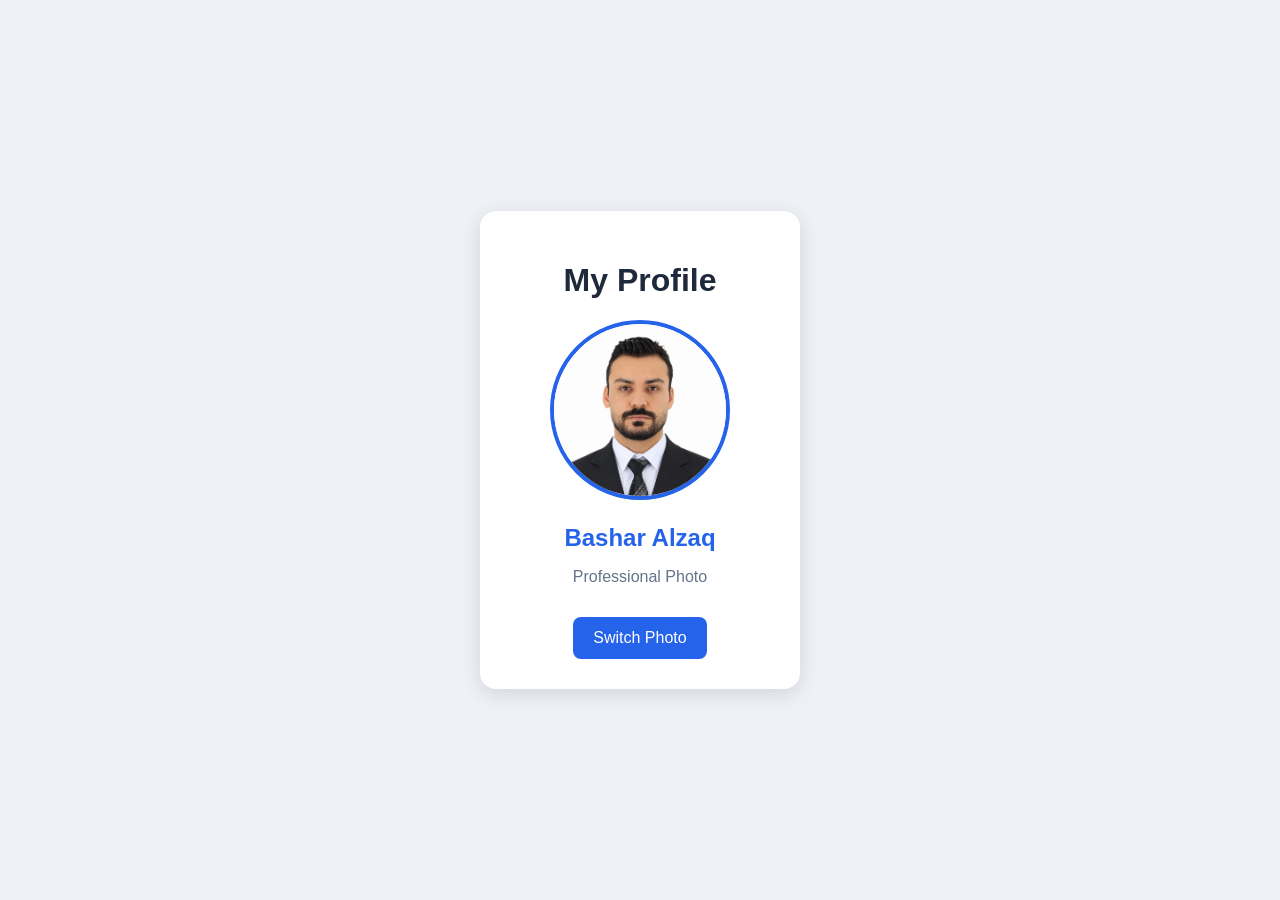
<file: bounce01/index.html>
<!DOCTYPE html>
<html lang="en">
<head>
    <meta charset="UTF-8">
    <meta name="viewport" content="width=device-width, initial-scale=1.0">
    <title>Bashar Alzaq - Interactive Avatar</title>
    <link rel="stylesheet" href="style.css">
    <script src="script.js" defer></script>
</head>
<body>

    <main class="profile-card">
        <h1>My Profile</h1>

        <img
            id="profile-photo"
            src="assets/profile-professional.jpg"
            alt="Bashar Alzaq's professional profile photo"
        >

        <h2>Bashar Alzaq</h2>
        <p id="photo-description">Professional Photo</p>

        <button id="switch-photo" type="button">
            Switch Photo
        </button>
    </main>

</body>
</html>
</file>
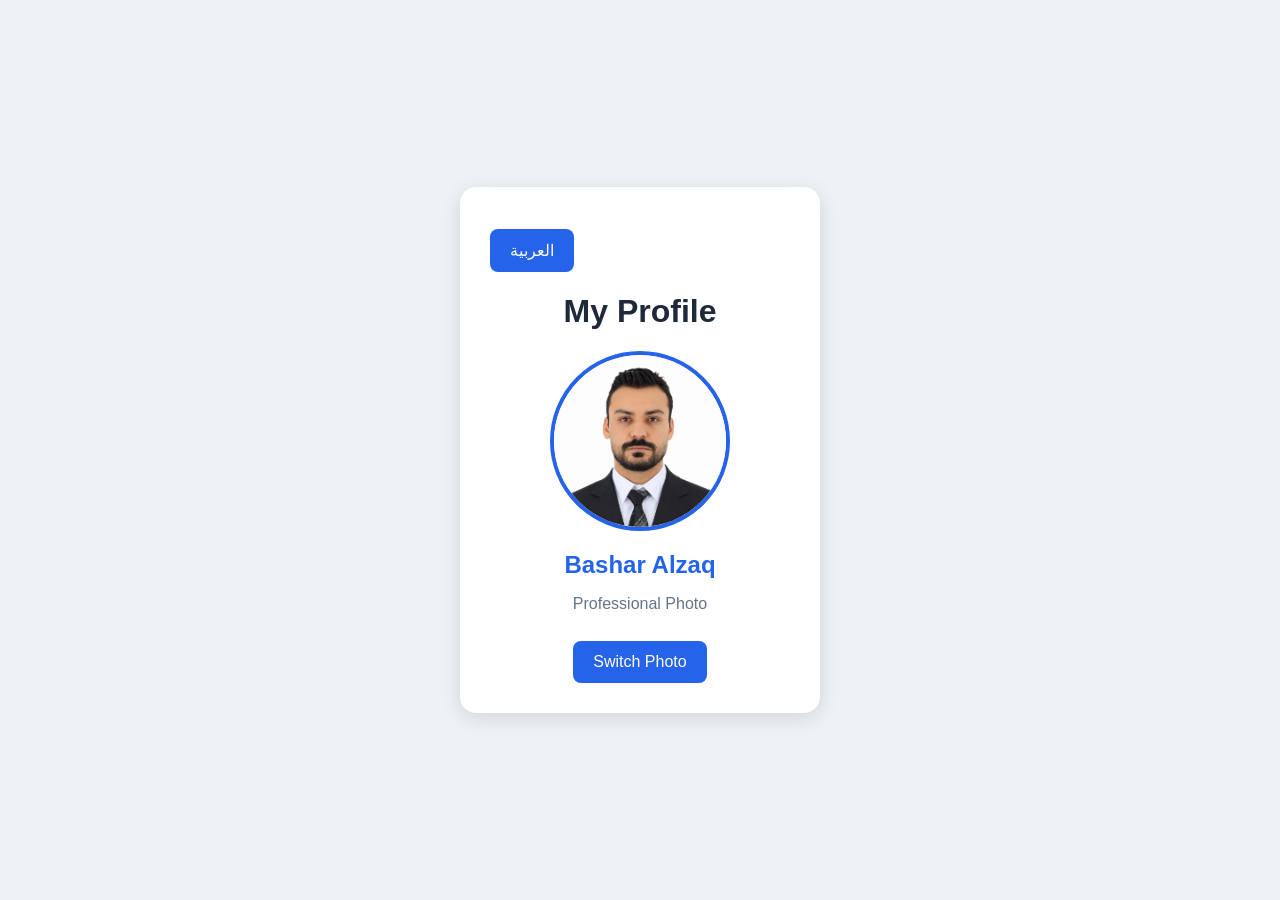
<file: bounce02/index.html>
<!DOCTYPE html>
<html lang="en" dir="ltr">
<head>
    <meta charset="UTF-8">
    <meta name="viewport" content="width=device-width, initial-scale=1.0">
    <title>Bashar Alzaq - My Profile</title>
    <link rel="stylesheet" href="style.css">
    <script src="script.js" defer></script>
</head>
<body>

    <main class="profile-card">

        <div class="top-controls">
            <button id="language-button" type="button">
                العربية
            </button>
        </div>

        <h1 data-i18n="title">My Profile</h1>

        <img
            id="profile-photo"
            src="assets/profile-professional.jpg"
            alt="Bashar Alzaq's professional profile photo"
        >

        <h2 data-i18n="name">Bashar Alzaq</h2>

        <p id="photo-description" data-i18n="professional">
            Professional Photo
        </p>

        <button id="switch-photo" type="button" data-i18n="switchPhoto">
            Switch Photo
        </button>

    </main>

</body>
</html>
</file>
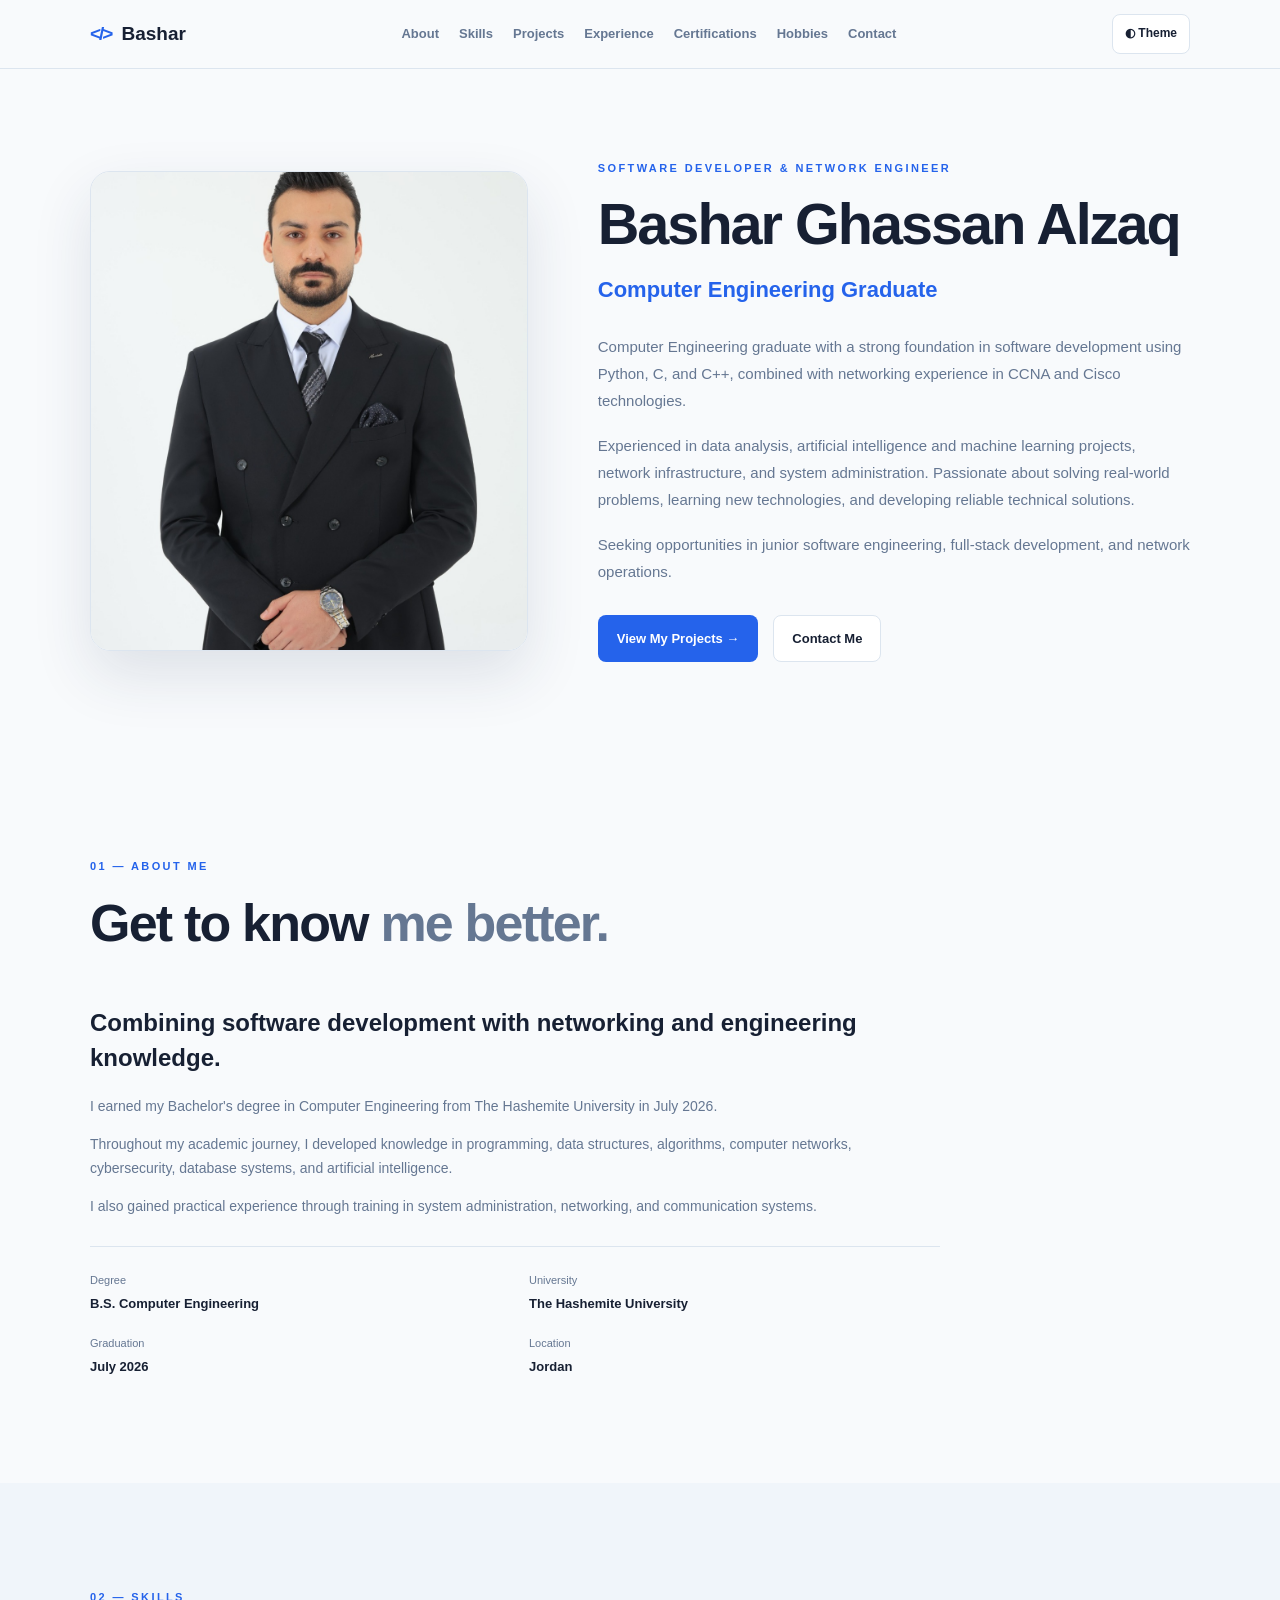
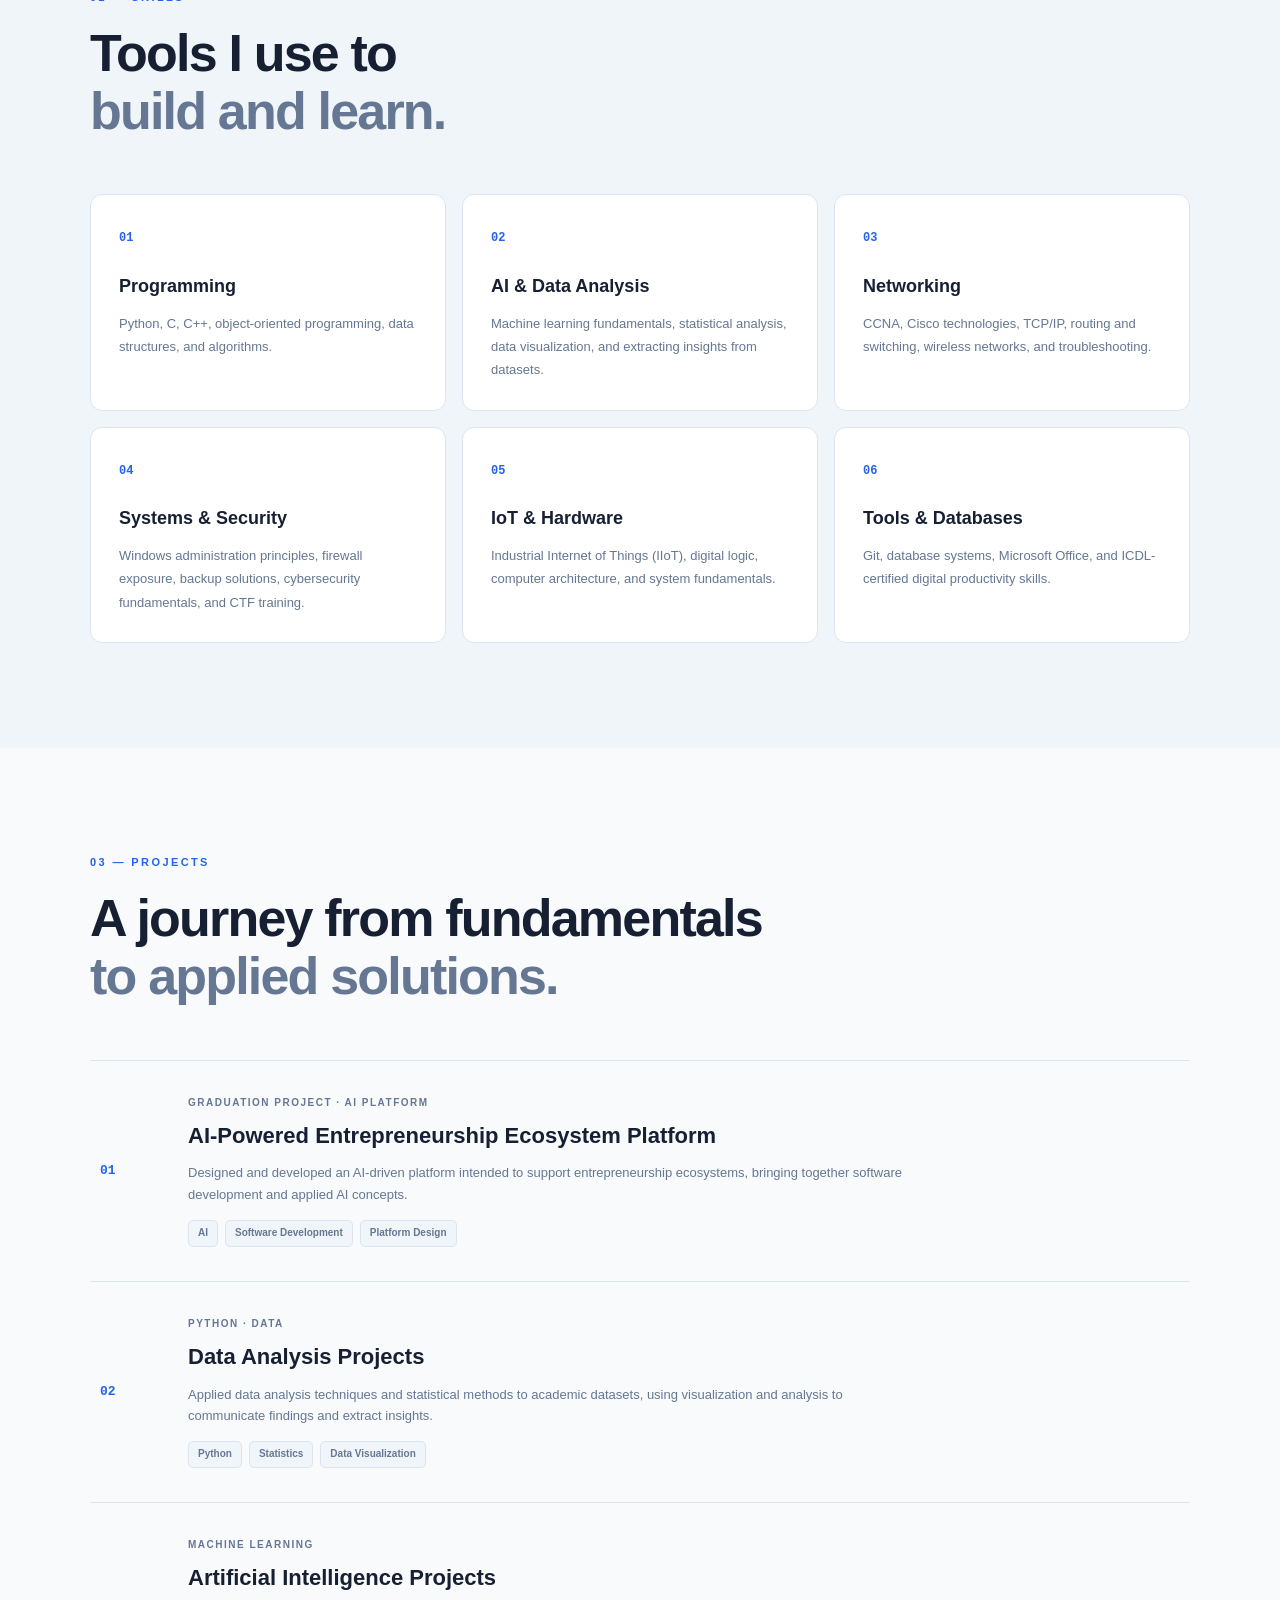
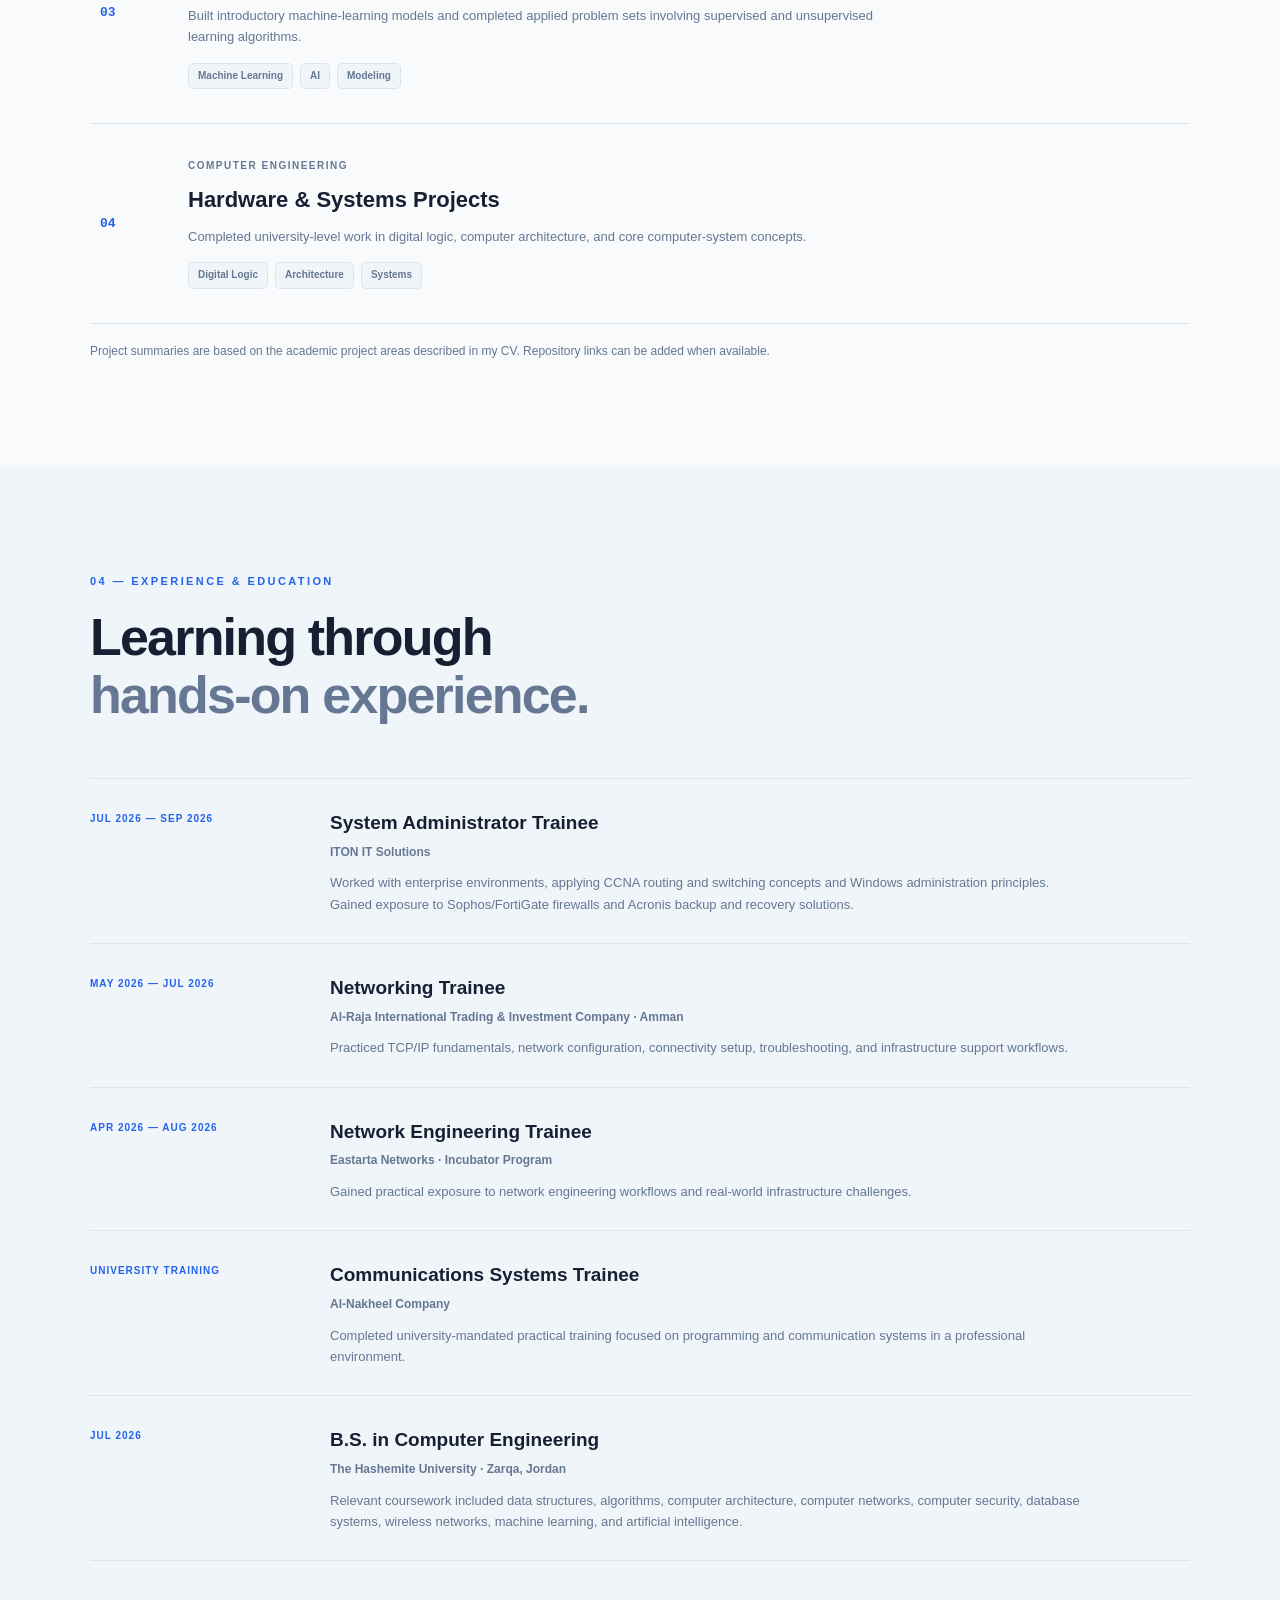
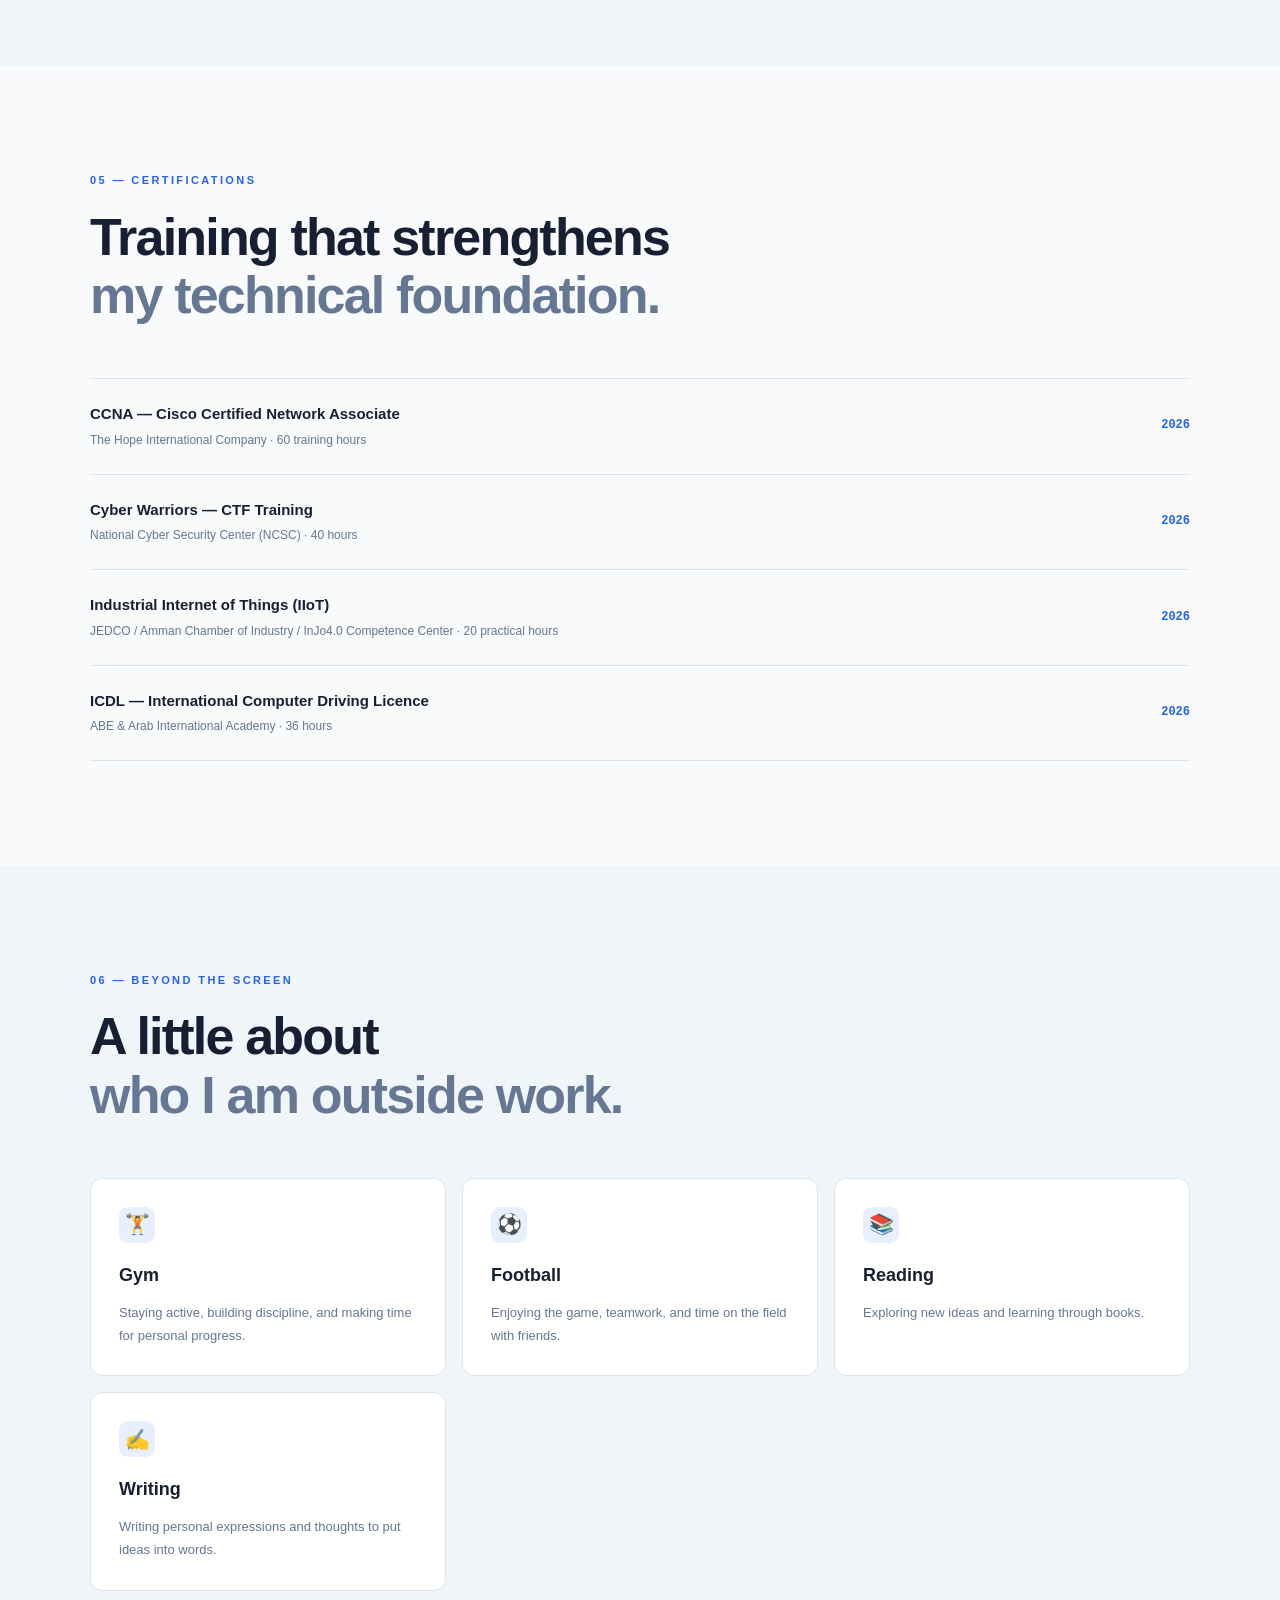
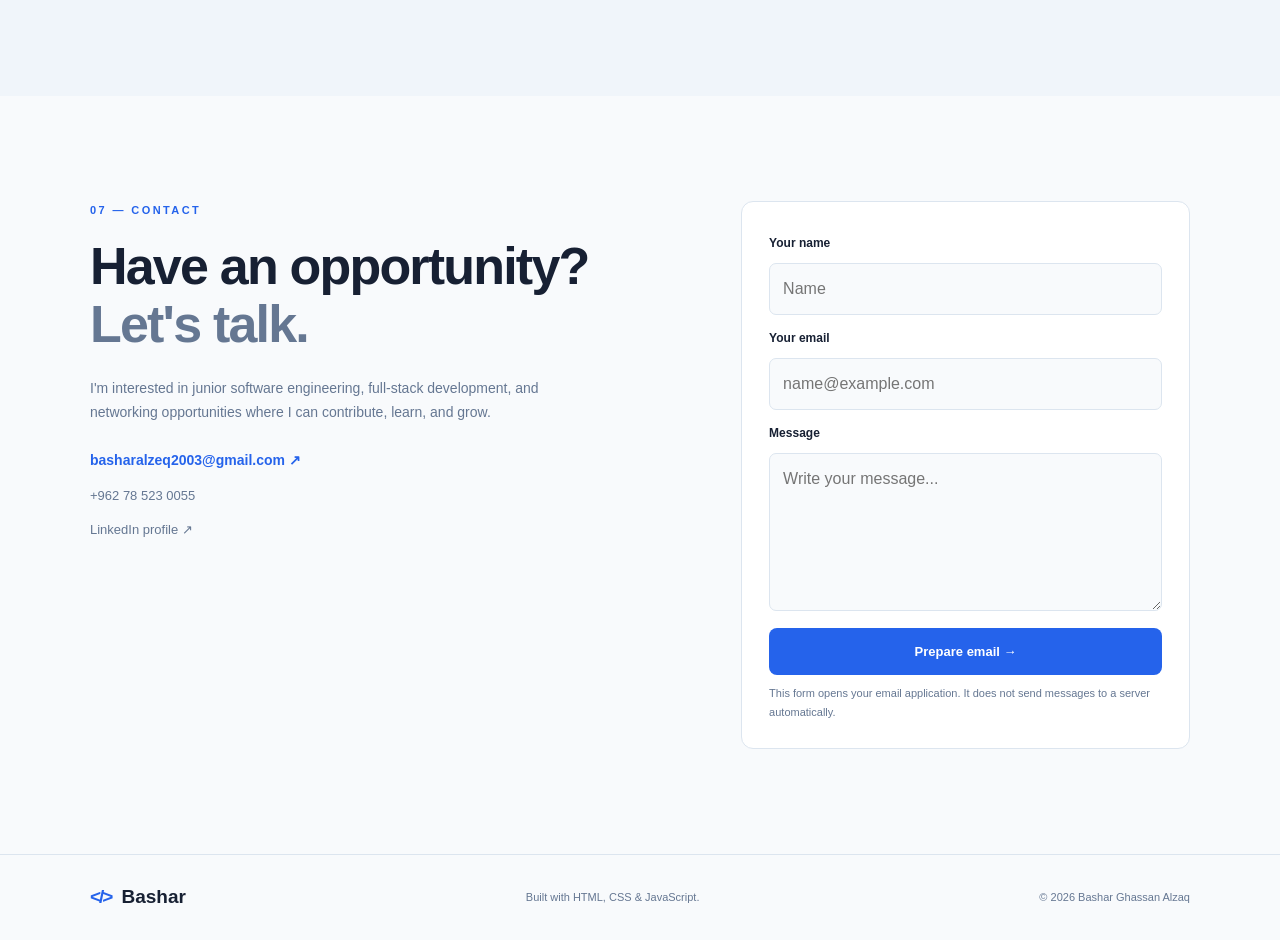
<file: ex00/index.html>
<!DOCTYPE html>
<html lang="en">
<head>
    <meta charset="UTF-8">
    <meta name="viewport" content="width=device-width, initial-scale=1.0">
    <meta name="description" content="Portfolio of Bashar Ghassan Alzaq, Computer Engineering graduate focused on software development, networking, AI, and cybersecurity.">

    <title>Bashar Ghassan Alzaq | Portfolio</title>

    <link rel="stylesheet" href="style.css">
    <script src="script.js" defer></script>
</head>
<body>

    <header class="site-header">
        <nav class="nav container" aria-label="Main navigation">
            <a class="brand" href="#home">
                <span class="brand-mark">&lt;/&gt;</span> Bashar
            </a>

            <div class="nav-links">
                <a href="#about">About</a>
                <a href="#skills">Skills</a>
                <a href="#projects">Projects</a>
                <a href="#experience">Experience</a>
                <a href="#certifications">Certifications</a>
                <a href="#hobbies">Hobbies</a>
                <a href="#contact">Contact</a>
            </div>

            <button class="theme-toggle" id="theme-toggle" type="button" aria-pressed="false">
                ◐ Theme
            </button>
        </nav>
    </header>

    <main>

        <!-- Home: Photo, Name, and Professional Summary -->
        <section class="hero" id="home">
            <div class="container hero-grid">

                <div class="hero-photo">
                    <img src="assets/profile.jpg" alt="Portrait of Bashar Ghassan Alzaq">
                </div>

                <div class="hero-copy">
                    <p class="eyebrow">
                        SOFTWARE DEVELOPER &amp; NETWORK ENGINEER
                    </p>

                    <h1>Bashar Ghassan Alzaq</h1>

                    <h2 class="hero-role">
                        Computer Engineering Graduate
                    </h2>

                    <p class="hero-description">
                        Computer Engineering graduate with a strong
                        foundation in software development using Python,
                        C, and C++, combined with networking experience
                        in CCNA and Cisco technologies.
                    </p>

                    <p class="hero-description">
                        Experienced in data analysis, artificial
                        intelligence and machine learning projects,
                        network infrastructure, and system administration.
                        Passionate about solving real-world problems,
                        learning new technologies, and developing
                        reliable technical solutions.
                    </p>

                    <p class="hero-description">
                        Seeking opportunities in junior software
                        engineering, full-stack development, and
                        network operations.
                    </p>

                    <div class="hero-actions">
                        <a href="#projects" class="button button-primary">
                            View My Projects →
                        </a>

                        <a href="#contact" class="button button-secondary">
                            Contact Me
                        </a>
                    </div>
                </div>

            </div>
        </section>

        <!-- About Me -->
        <section class="section about-section" id="about">
            <div class="container">

                <p class="eyebrow section-eyebrow">01 — ABOUT ME</p>

                <h2 class="section-heading">
                    Get to know <span>me better.</span>
                </h2>

                <div class="about-copy">
                    <h3>
                        Combining software development with networking
                        and engineering knowledge.
                    </h3>

                    <p>
                        I earned my Bachelor's degree in Computer
                        Engineering from The Hashemite University
                        in July 2026.
                    </p>

                    <p>
                        Throughout my academic journey, I developed
                        knowledge in programming, data structures,
                        algorithms, computer networks, cybersecurity,
                        database systems, and artificial intelligence.
                    </p>

                    <p>
                        I also gained practical experience through
                        training in system administration, networking,
                        and communication systems.
                    </p>

                    <div class="about-facts">
                        <div>
                            <span>Degree</span>
                            <strong>B.S. Computer Engineering</strong>
                        </div>

                        <div>
                            <span>University</span>
                            <strong>The Hashemite University</strong>
                        </div>

                        <div>
                            <span>Graduation</span>
                            <strong>July 2026</strong>
                        </div>

                        <div>
                            <span>Location</span>
                            <strong>Jordan</strong>
                        </div>
                    </div>
                </div>

            </div>
        </section>

        <!-- Skills -->
        <section class="section skills-section" id="skills">
            <div class="container">

                <p class="eyebrow section-eyebrow">02 — SKILLS</p>

                <h2 class="section-heading">
                    Tools I use to<br>
                    <span>build and learn.</span>
                </h2>

                <div class="card-grid">

                    <article class="info-card">
                        <span class="card-number">01</span>
                        <h3>Programming</h3>
                        <p>
                            Python, C, C++, object-oriented programming,
                            data structures, and algorithms.
                        </p>
                    </article>

                    <article class="info-card">
                        <span class="card-number">02</span>
                        <h3>AI &amp; Data Analysis</h3>
                        <p>
                            Machine learning fundamentals, statistical
                            analysis, data visualization, and extracting
                            insights from datasets.
                        </p>
                    </article>

                    <article class="info-card">
                        <span class="card-number">03</span>
                        <h3>Networking</h3>
                        <p>
                            CCNA, Cisco technologies, TCP/IP, routing
                            and switching, wireless networks, and
                            troubleshooting.
                        </p>
                    </article>

                    <article class="info-card">
                        <span class="card-number">04</span>
                        <h3>Systems &amp; Security</h3>
                        <p>
                            Windows administration principles, firewall
                            exposure, backup solutions, cybersecurity
                            fundamentals, and CTF training.
                        </p>
                    </article>

                    <article class="info-card">
                        <span class="card-number">05</span>
                        <h3>IoT &amp; Hardware</h3>
                        <p>
                            Industrial Internet of Things (IIoT),
                            digital logic, computer architecture,
                            and system fundamentals.
                        </p>
                    </article>

                    <article class="info-card">
                        <span class="card-number">06</span>
                        <h3>Tools &amp; Databases</h3>
                        <p>
                            Git, database systems, Microsoft Office,
                            and ICDL-certified digital productivity skills.
                        </p>
                    </article>

                </div>
            </div>
        </section>

        <!-- Projects -->
        <section class="section projects-section" id="projects">
            <div class="container">

                <p class="eyebrow section-eyebrow">03 — PROJECTS</p>

                <h2 class="section-heading">
                    A journey from fundamentals<br>
                    <span>to applied solutions.</span>
                </h2>

                <div class="project-list">

                    <article class="project-row">
                        <span class="project-index">01</span>

                        <div class="project-content">
                            <p class="project-type">
                                GRADUATION PROJECT · AI PLATFORM
                            </p>

                            <h3>
                                AI-Powered Entrepreneurship Ecosystem Platform
                            </h3>

                            <p>
                                Designed and developed an AI-driven
                                platform intended to support
                                entrepreneurship ecosystems, bringing
                                together software development and
                                applied AI concepts.
                            </p>

                            <div class="tags">
                                <span>AI</span>
                                <span>Software Development</span>
                                <span>Platform Design</span>
                            </div>
                        </div>
                    </article>

                    <article class="project-row">
                        <span class="project-index">02</span>

                        <div class="project-content">
                            <p class="project-type">PYTHON · DATA</p>

                            <h3>Data Analysis Projects</h3>

                            <p>
                                Applied data analysis techniques and
                                statistical methods to academic datasets,
                                using visualization and analysis to
                                communicate findings and extract insights.
                            </p>

                            <div class="tags">
                                <span>Python</span>
                                <span>Statistics</span>
                                <span>Data Visualization</span>
                            </div>
                        </div>
                    </article>

                    <article class="project-row">
                        <span class="project-index">03</span>

                        <div class="project-content">
                            <p class="project-type">MACHINE LEARNING</p>

                            <h3>Artificial Intelligence Projects</h3>

                            <p>
                                Built introductory machine-learning models
                                and completed applied problem sets involving
                                supervised and unsupervised learning
                                algorithms.
                            </p>

                            <div class="tags">
                                <span>Machine Learning</span>
                                <span>AI</span>
                                <span>Modeling</span>
                            </div>
                        </div>
                    </article>

                    <article class="project-row">
                        <span class="project-index">04</span>

                        <div class="project-content">
                            <p class="project-type">COMPUTER ENGINEERING</p>

                            <h3>Hardware &amp; Systems Projects</h3>

                            <p>
                                Completed university-level work in
                                digital logic, computer architecture,
                                and core computer-system concepts.
                            </p>

                            <div class="tags">
                                <span>Digital Logic</span>
                                <span>Architecture</span>
                                <span>Systems</span>
                            </div>
                        </div>
                    </article>

                </div>

                <p class="section-note">
                    Project summaries are based on the academic project
                    areas described in my CV. Repository links can be
                    added when available.
                </p>
            </div>
        </section>

        <!-- Experience and Education -->
        <section class="section experience-section" id="experience">
            <div class="container">

                <p class="eyebrow section-eyebrow">
                    04 — EXPERIENCE &amp; EDUCATION
                </p>

                <h2 class="section-heading">
                    Learning through<br>
                    <span>hands-on experience.</span>
                </h2>

                <div class="timeline">

                    <article class="timeline-item">
                        <div class="timeline-date">JUL 2026 — SEP 2026</div>
                        <div class="timeline-body">
                            <h3>System Administrator Trainee</h3>
                            <p class="timeline-company">ITON IT Solutions</p>
                            <p>
                                Worked with enterprise environments,
                                applying CCNA routing and switching
                                concepts and Windows administration
                                principles. Gained exposure to
                                Sophos/FortiGate firewalls and Acronis
                                backup and recovery solutions.
                            </p>
                        </div>
                    </article>

                    <article class="timeline-item">
                        <div class="timeline-date">MAY 2026 — JUL 2026</div>
                        <div class="timeline-body">
                            <h3>Networking Trainee</h3>
                            <p class="timeline-company">
                                Al-Raja International Trading &amp;
                                Investment Company · Amman
                            </p>
                            <p>
                                Practiced TCP/IP fundamentals, network
                                configuration, connectivity setup,
                                troubleshooting, and infrastructure
                                support workflows.
                            </p>
                        </div>
                    </article>

                    <article class="timeline-item">
                        <div class="timeline-date">APR 2026 — AUG 2026</div>
                        <div class="timeline-body">
                            <h3>Network Engineering Trainee</h3>
                            <p class="timeline-company">
                                Eastarta Networks · Incubator Program
                            </p>
                            <p>
                                Gained practical exposure to network
                                engineering workflows and real-world
                                infrastructure challenges.
                            </p>
                        </div>
                    </article>

                    <article class="timeline-item">
                        <div class="timeline-date">UNIVERSITY TRAINING</div>
                        <div class="timeline-body">
                            <h3>Communications Systems Trainee</h3>
                            <p class="timeline-company">Al-Nakheel Company</p>
                            <p>
                                Completed university-mandated practical
                                training focused on programming and
                                communication systems in a professional
                                environment.
                            </p>
                        </div>
                    </article>

                    <article class="timeline-item">
                        <div class="timeline-date">JUL 2026</div>
                        <div class="timeline-body">
                            <h3>B.S. in Computer Engineering</h3>
                            <p class="timeline-company">
                                The Hashemite University · Zarqa, Jordan
                            </p>
                            <p>
                                Relevant coursework included data
                                structures, algorithms, computer
                                architecture, computer networks,
                                computer security, database systems,
                                wireless networks, machine learning,
                                and artificial intelligence.
                            </p>
                        </div>
                    </article>

                </div>
            </div>
        </section>

        <!-- Certifications -->
        <section class="section certifications-section" id="certifications">
            <div class="container">

                <p class="eyebrow section-eyebrow">05 — CERTIFICATIONS</p>

                <h2 class="section-heading">
                    Training that strengthens<br>
                    <span>my technical foundation.</span>
                </h2>

                <div class="cert-list">

                    <div class="cert-item">
                        <div>
                            <h3>CCNA — Cisco Certified Network Associate</h3>
                            <p>The Hope International Company · 60 training hours</p>
                        </div>
                        <span>2026</span>
                    </div>

                    <div class="cert-item">
                        <div>
                            <h3>Cyber Warriors — CTF Training</h3>
                            <p>National Cyber Security Center (NCSC) · 40 hours</p>
                        </div>
                        <span>2026</span>
                    </div>

                    <div class="cert-item">
                        <div>
                            <h3>Industrial Internet of Things (IIoT)</h3>
                            <p>
                                JEDCO / Amman Chamber of Industry /
                                InJo4.0 Competence Center · 20 practical hours
                            </p>
                        </div>
                        <span>2026</span>
                    </div>

                    <div class="cert-item">
                        <div>
                            <h3>ICDL — International Computer Driving Licence</h3>
                            <p>ABE &amp; Arab International Academy · 36 hours</p>
                        </div>
                        <span>2026</span>
                    </div>

                </div>
            </div>
        </section>

        <!-- Hobbies -->
        <section class="section hobbies-section" id="hobbies">
            <div class="container">

                <p class="eyebrow section-eyebrow">06 — BEYOND THE SCREEN</p>

                <h2 class="section-heading">
                    A little about<br>
                    <span>who I am outside work.</span>
                </h2>

                <div class="card-grid">

                    <article class="info-card hobby-card">
                        <span class="hobby-icon">🏋️</span>
                        <h3>Gym</h3>
                        <p>
                            Staying active, building discipline,
                            and making time for personal progress.
                        </p>
                    </article>

                    <article class="info-card hobby-card">
                        <span class="hobby-icon">⚽</span>
                        <h3>Football</h3>
                        <p>
                            Enjoying the game, teamwork, and time
                            on the field with friends.
                        </p>
                    </article>

                    <article class="info-card hobby-card">
                        <span class="hobby-icon">📚</span>
                        <h3>Reading</h3>
                        <p>
                            Exploring new ideas and learning
                            through books.
                        </p>
                    </article>

                    <article class="info-card hobby-card">
                        <span class="hobby-icon">✍️</span>
                        <h3>Writing</h3>
                        <p>
                            Writing personal expressions and thoughts
                            to put ideas into words.
                        </p>
                    </article>

                </div>
            </div>
        </section>

        <!-- Contact -->
        <section class="section contact-section" id="contact">
            <div class="container contact-grid">

                <div class="contact-copy">
                    <p class="eyebrow section-eyebrow">07 — CONTACT</p>

                    <h2 class="section-heading">
                        Have an opportunity?<br>
                        <span>Let's talk.</span>
                    </h2>

                    <p>
                        I'm interested in junior software engineering,
                        full-stack development, and networking
                        opportunities where I can contribute, learn,
                        and grow.
                    </p>

                    <a class="contact-email" href="mailto:basharalzeq2003@gmail.com">
                        basharalzeq2003@gmail.com ↗
                    </a>

                    <a class="contact-detail" href="tel:+962785230055">
                        +962 78 523 0055
                    </a>

                    <a class="contact-detail"
                       href="https://linkedin.com/in/bashar-alzaq-4b4b6a38b"
                       target="_blank"
                       rel="noopener noreferrer">
                        LinkedIn profile ↗
                    </a>
                </div>

                <form class="contact-form" id="contact-form">

                    <label for="name">Your name</label>
                    <input type="text" id="name" name="name"
                           placeholder="Name" required>

                    <label for="email">Your email</label>
                    <input type="email" id="email" name="email"
                           placeholder="name@example.com" required>

                    <label for="message">Message</label>
                    <textarea id="message" name="message" rows="5"
                              placeholder="Write your message..." required></textarea>

                    <button class="button button-primary" type="submit">
                        Prepare email →
                    </button>

                    <p class="form-note" id="form-note" aria-live="polite">
                        This form opens your email application. It does
                        not send messages to a server automatically.
                    </p>

                </form>
            </div>
        </section>

    </main>

    <footer class="site-footer">
        <div class="container footer-inner">
            <a class="brand" href="#home">
                <span class="brand-mark">&lt;/&gt;</span> Bashar
            </a>

            <p>Built with HTML, CSS &amp; JavaScript.</p>

            <p>
                © <span id="current-year">2026</span>
                Bashar Ghassan Alzaq
            </p>
        </div>
    </footer>

</body>
</html>
</file>
<file: bounce01/style.css>
* {
    box-sizing: border-box;
}

body {
    margin: 0;
    min-height: 100vh;
    display: flex;
    justify-content: center;
    align-items: center;
    font-family: Arial, sans-serif;
    background-color: #eef2f7;
}

.profile-card {
    width: 320px;
    padding: 30px;
    text-align: center;
    background-color: white;
    border-radius: 16px;
    box-shadow: 0 5px 20px rgba(0, 0, 0, 0.12);
}

#profile-photo {
    width: 180px;
    height: 180px;
    object-fit: cover;
    border-radius: 50%;
    border: 4px solid #2563eb;
    transition: opacity 0.3s ease, transform 0.3s ease;
}

/* Applied briefly when the photo changes */
#profile-photo.changing {
    opacity: 0;
    transform: scale(0.95);
}

h1 {
    color: #1e293b;
}

h2 {
    margin-bottom: 8px;
    color: #2563eb;
}

#photo-description {
    color: #64748b;
}

button {
    margin-top: 15px;
    padding: 12px 20px;
    border: none;
    border-radius: 8px;
    background-color: #2563eb;
    color: white;
    font-size: 16px;
    cursor: pointer;
    transition: background-color 0.3s ease;
}

button:hover {
    background-color: #1d4ed8;
}
</file>
<file: bounce02/style.css>
* {
    box-sizing: border-box;
}

body {
    margin: 0;
    min-height: 100vh;
    display: flex;
    justify-content: center;
    align-items: center;
    padding: 20px;
    font-family: Arial, Tahoma, sans-serif;
    background-color: #eef2f7;
    transition: background-color 0.3s ease;
}

.profile-card {
    width: 100%;
    max-width: 360px;
    padding: 30px;
    text-align: center;
    background-color: white;
    border-radius: 16px;
    box-shadow: 0 5px 20px rgba(0, 0, 0, 0.12);
}

.top-controls {
    display: flex;
    justify-content: flex-start;
    margin-block-end: 20px;
}

#profile-photo {
    display: block;
    width: 180px;
    height: 180px;
    margin-inline: auto;
    object-fit: cover;
    border-radius: 50%;
    border: 4px solid #2563eb;
    transition: opacity 0.3s ease, transform 0.3s ease;
}

#profile-photo.changing {
    opacity: 0;
    transform: scale(0.95);
}

h1 {
    color: #1e293b;
}

h2 {
    margin-block-end: 8px;
    color: #2563eb;
}

#photo-description {
    color: #64748b;
}

button {
    padding: 12px 20px;
    margin-block-start: 12px;
    border: none;
    border-radius: 8px;
    background-color: #2563eb;
    color: white;
    font-size: 16px;
    cursor: pointer;
    transition: background-color 0.3s ease;
}

button:hover {
    background-color: #1d4ed8;
}

button:focus-visible {
    outline: 3px solid #93c5fd;
    outline-offset: 3px;
}

/* Responsive layout */
@media (max-width: 400px) {
    .profile-card {
        padding: 20px;
    }

    #profile-photo {
        width: 150px;
        height: 150px;
    }
}
</file>
<file: ex00/style.css>
:root {
    color-scheme: light;
    --bg: #f8fafc;
    --surface: #ffffff;
    --surface-muted: #f0f5fa;
    --text: #172033;
    --muted: #657792;
    --line: #dce5ef;
    --accent: #2563eb;
    --accent-hover: #1d4ed8;
    --shadow: 0 24px 60px rgba(30, 50, 80, 0.12);
}

* {
    box-sizing: border-box;
    margin: 0;
    padding: 0;
}

html {
    scroll-behavior: smooth;
    scroll-padding-top: 85px;
}

body {
    font-family: Arial, Helvetica, sans-serif;
    background: var(--bg);
    color: var(--text);
    line-height: 1.65;
    transition: background-color .25s, color .25s;
}

a {
    color: inherit;
}

button,
input,
textarea {
    font: inherit;
}

.container {
    width: min(1100px, calc(100% - 40px));
    margin: 0 auto;
}

/* Header */
.site-header {
    position: sticky;
    top: 0;
    z-index: 20;
    background: var(--bg);
    border-bottom: 1px solid var(--line);
}

.nav {
    min-height: 68px;
    display: flex;
    align-items: center;
    justify-content: space-between;
    gap: 22px;
}

.brand {
    display: inline-flex;
    align-items: center;
    gap: 10px;
    text-decoration: none;
    font-size: 19px;
    font-weight: 800;
    white-space: nowrap;
}

.brand-mark {
    color: var(--accent);
    font-weight: 900;
    letter-spacing: -2px;
}

.nav-links {
    display: flex;
    justify-content: center;
    align-items: center;
    gap: 20px;
}

.nav-links a {
    color: var(--muted);
    font-size: 13px;
    font-weight: 700;
    text-decoration: none;
}

.nav-links a:hover,
.nav-links a:focus-visible {
    color: var(--accent);
}

.theme-toggle {
    border: 1px solid var(--line);
    background: var(--surface);
    color: var(--text);
    border-radius: 8px;
    padding: 9px 12px;
    font-size: 12px;
    font-weight: 700;
    cursor: pointer;
    white-space: nowrap;
}

/* Hero */
.hero {
    min-height: 650px;
    padding: 90px 0;
    display: flex;
    align-items: center;
    background: var(--bg);
}

.hero-grid {
    display: grid;
    grid-template-columns: .85fr 1.15fr;
    align-items: center;
    gap: 70px;
}

.hero-photo {
    width: 100%;
}

.hero-photo img {
    display: block;
    width: 100%;
    height: 480px;
    object-fit: cover;
    object-position: center;
    border-radius: 20px;
    border: 1px solid var(--line);
    box-shadow: var(--shadow);
}

.hero-copy {
    width: 100%;
}

.eyebrow {
    color: var(--accent);
    font-size: 11px;
    font-weight: 800;
    letter-spacing: 2.4px;
}

.hero h1 {
    margin: 15px 0;
    font-size: clamp(38px, 4.5vw, 60px);
    font-weight: 800;
    line-height: 1.12;
    letter-spacing: -2px;
    color: var(--text);
}

.hero-role {
    margin-bottom: 25px;
    font-size: 22px;
    font-weight: 600;
    color: var(--accent);
}

.hero-description {
    margin-bottom: 18px;
    font-size: 15px;
    line-height: 1.8;
    color: var(--muted);
}

.hero-actions {
    display: flex;
    flex-wrap: wrap;
    gap: 15px;
    margin-top: 30px;
}

/* Buttons */
.button {
    display: inline-flex;
    justify-content: center;
    align-items: center;
    gap: 12px;
    min-height: 46px;
    padding: 12px 18px;
    border: 1px solid transparent;
    border-radius: 8px;
    font-size: 13px;
    font-weight: 800;
    text-decoration: none;
    cursor: pointer;
    transition: transform .2s, background .2s;
}

.button:hover {
    transform: translateY(-2px);
}

.button-primary {
    background: var(--accent);
    color: white;
}

.button-primary:hover {
    background: var(--accent-hover);
}

.button-secondary {
    background: var(--surface);
    color: var(--text);
    border-color: var(--line);
}

.button-secondary:hover {
    border-color: var(--accent);
}

/* Sections */
.section {
    padding: 105px 0;
}

.section-eyebrow {
    margin-bottom: 18px;
}

.section-heading {
    max-width: 780px;
    margin-bottom: 54px;
    font-size: clamp(35px, 4.2vw, 52px);
    line-height: 1.12;
    letter-spacing: -1.8px;
}

.section-heading span {
    color: var(--muted);
}

/* About */
.about-section {
    background: var(--bg);
}

.about-copy {
    max-width: 850px;
}

.about-copy h3 {
    margin-bottom: 20px;
    font-size: 24px;
    line-height: 1.45;
}

.about-copy > p {
    margin-bottom: 15px;
    color: var(--muted);
    font-size: 14px;
}

.about-facts {
    display: grid;
    grid-template-columns: 1fr 1fr;
    gap: 20px 28px;
    margin-top: 28px;
    padding-top: 24px;
    border-top: 1px solid var(--line);
}

.about-facts div {
    display: flex;
    flex-direction: column;
    gap: 4px;
}

.about-facts span {
    color: var(--muted);
    font-size: 11px;
}

.about-facts strong {
    font-size: 13px;
}

/* Skills and cards */
.skills-section,
.experience-section,
.hobbies-section {
    background: var(--surface-muted);
}

.card-grid {
    display: grid;
    grid-template-columns: repeat(3, minmax(0, 1fr));
    gap: 16px;
}

.info-card {
    min-height: 190px;
    padding: 28px;
    background: var(--surface);
    border: 1px solid var(--line);
    border-radius: 12px;
    transition: transform .2s, box-shadow .2s, border-color .2s;
}

.info-card:hover {
    transform: translateY(-4px);
    border-color: #b6cdfd;
    box-shadow: 0 14px 35px rgba(30, 50, 80, .07);
}

.card-number {
    color: var(--accent);
    font-family: Consolas, monospace;
    font-size: 12px;
    font-weight: 800;
}

.info-card h3 {
    margin: 22px 0 10px;
    font-size: 18px;
}

.info-card p {
    color: var(--muted);
    font-size: 13px;
    line-height: 1.8;
}

/* Projects */
.projects-section {
    background: var(--bg);
}

.project-list {
    border-top: 1px solid var(--line);
}

.project-row {
    display: grid;
    grid-template-columns: 60px 1fr;
    gap: 28px;
    align-items: center;
    padding: 34px 10px;
    border-bottom: 1px solid var(--line);
    transition: background .2s, padding .2s;
}

.project-row:hover {
    padding-left: 18px;
    padding-right: 18px;
    background: var(--surface-muted);
}

.project-index {
    color: var(--accent);
    font-family: Consolas, monospace;
    font-size: 13px;
    font-weight: 800;
}

.project-type {
    margin-bottom: 7px;
    color: var(--muted);
    font-size: 10px;
    font-weight: 800;
    letter-spacing: 1.5px;
}

.project-content h3 {
    margin-bottom: 8px;
    font-size: 22px;
}

.project-content > p:not(.project-type) {
    max-width: 720px;
    color: var(--muted);
    font-size: 13px;
}

.tags {
    display: flex;
    flex-wrap: wrap;
    gap: 7px;
    margin-top: 15px;
}

.tags span {
    padding: 4px 9px;
    color: var(--muted);
    background: var(--surface-muted);
    border: 1px solid var(--line);
    border-radius: 5px;
    font-size: 10px;
    font-weight: 700;
}

.section-note {
    margin-top: 18px;
    color: var(--muted);
    font-size: 12px;
}

/* Experience timeline */
.timeline {
    border-top: 1px solid var(--line);
}

.timeline-item {
    display: grid;
    grid-template-columns: 200px 1fr;
    gap: 40px;
    padding: 28px 0;
    border-bottom: 1px solid var(--line);
}

.timeline-date {
    padding-top: 4px;
    color: var(--accent);
    font-size: 10px;
    font-weight: 800;
    letter-spacing: 1px;
}

.timeline-body h3 {
    font-size: 19px;
}

.timeline-company {
    margin: 4px 0 10px;
    color: var(--muted);
    font-size: 12px;
    font-weight: 700;
}

.timeline-body > p:last-child {
    max-width: 750px;
    color: var(--muted);
    font-size: 13px;
}

/* Certifications */
.cert-list {
    border-top: 1px solid var(--line);
}

.cert-item {
    display: flex;
    justify-content: space-between;
    align-items: center;
    gap: 20px;
    padding: 23px 0;
    border-bottom: 1px solid var(--line);
}

.cert-item h3 {
    font-size: 15px;
}

.cert-item p {
    margin-top: 4px;
    color: var(--muted);
    font-size: 12px;
}

.cert-item > span {
    color: var(--accent);
    font-family: Consolas, monospace;
    font-size: 12px;
    font-weight: 800;
    white-space: nowrap;
}

/* Hobbies */
.hobby-card {
    min-height: 170px;
}

.hobby-icon {
    display: inline-grid;
    width: 36px;
    height: 36px;
    place-items: center;
    border-radius: 9px;
    background: #e7efff;
    color: var(--accent);
    font-size: 20px;
    font-weight: 800;
}

.hobby-card h3 {
    margin-top: 18px;
}

/* Contact */
.contact-section {
    background: var(--bg);
}

.contact-grid {
    display: grid;
    grid-template-columns: 1fr .8fr;
    gap: 90px;
    align-items: start;
}

.contact-copy .section-heading {
    margin-bottom: 24px;
}

.contact-copy > p:not(.eyebrow) {
    max-width: 480px;
    margin-bottom: 25px;
    color: var(--muted);
    font-size: 14px;
}

.contact-email,
.contact-detail {
    display: block;
    width: fit-content;
    margin-top: 13px;
    color: var(--text);
    font-size: 14px;
    font-weight: 700;
    text-decoration: none;
}

.contact-email {
    color: var(--accent);
}

.contact-detail {
    color: var(--muted);
    font-size: 13px;
    font-weight: 500;
}

.contact-form {
    display: flex;
    flex-direction: column;
    gap: 9px;
    padding: 27px;
    background: var(--surface);
    border: 1px solid var(--line);
    border-radius: 12px;
}

.contact-form label {
    margin-top: 5px;
    font-size: 12px;
    font-weight: 800;
}

.contact-form input,
.contact-form textarea {
    width: 100%;
    padding: 12px 13px;
    color: var(--text);
    background: var(--bg);
    border: 1px solid var(--line);
    border-radius: 7px;
    outline: none;
}

.contact-form input:focus,
.contact-form textarea:focus {
    border-color: var(--accent);
    box-shadow: 0 0 0 3px rgba(37, 99, 235, .1);
}

.contact-form textarea {
    resize: vertical;
}

.contact-form button {
    margin-top: 8px;
}

.form-note {
    color: var(--muted);
    font-size: 11px;
}

/* Footer */
.site-footer {
    border-top: 1px solid var(--line);
}

.footer-inner {
    min-height: 85px;
    display: flex;
    align-items: center;
    justify-content: space-between;
    gap: 20px;
}

.footer-inner p {
    color: var(--muted);
    font-size: 11px;
}

/* Dark Theme */
body.dark-theme {
    color-scheme: dark;
    --bg: #0b1220;
    --surface: #111c2e;
    --surface-muted: #101a2a;
    --text: #e6edf8;
    --muted: #9aabc4;
    --line: #29374c;
    --accent: #70a0ff;
    --accent-hover: #4f83ed;
    --shadow: 0 24px 60px rgba(0, 0, 0, .3);
}

body.dark-theme .hobby-icon {
    background: #1d3154;
}

body.dark-theme .tags span {
    background: #172338;
}

/* Responsive Design */
@media (max-width: 900px) {
    .nav {
        flex-wrap: wrap;
        padding: 12px 0;
    }

    .nav-links {
        order: 3;
        width: 100%;
        flex-wrap: wrap;
        gap: 10px 18px;
        padding-bottom: 5px;
    }

    .hero {
        padding: 75px 0;
    }

    .hero-grid {
        grid-template-columns: 1fr;
        gap: 35px;
    }

    .hero-photo {
        max-width: 400px;
        margin: auto;
    }

    .hero-photo img {
        height: 420px;
    }

    .hero-copy {
        text-align: center;
    }

    .hero-actions {
        justify-content: center;
    }

    .contact-grid {
        gap: 40px;
    }

    .card-grid {
        grid-template-columns: repeat(2, minmax(0, 1fr));
    }
}

@media (max-width: 600px) {
    .container {
        width: min(100% - 30px, 1100px);
    }

    .section {
        padding: 75px 0;
    }

    .hero {
        padding: 50px 0;
    }

    .hero-photo img {
        height: 350px;
    }

    .hero h1 {
        font-size: 38px;
        letter-spacing: -1px;
    }

    .hero-role {
        font-size: 18px;
    }

    .section-heading {
        margin-bottom: 36px;
        letter-spacing: -1px;
    }

    .about-facts {
        gap: 16px;
    }

    .card-grid {
        grid-template-columns: 1fr;
    }

    .info-card {
        min-height: 0;
    }

    .project-row {
        grid-template-columns: 30px 1fr;
        gap: 12px;
        padding: 27px 0;
    }

    .project-content h3 {
        font-size: 18px;
    }

    .timeline-item {
        grid-template-columns: 1fr;
        gap: 8px;
        padding: 24px 0;
    }

    .cert-item {
        align-items: flex-start;
    }

    .cert-item h3 {
        font-size: 14px;
    }

    .contact-grid {
        grid-template-columns: 1fr;
        gap: 34px;
    }

    .footer-inner {
        flex-direction: column;
        justify-content: center;
        padding: 22px 0;
        text-align: center;
        gap: 8px;
    }
}
</file>
